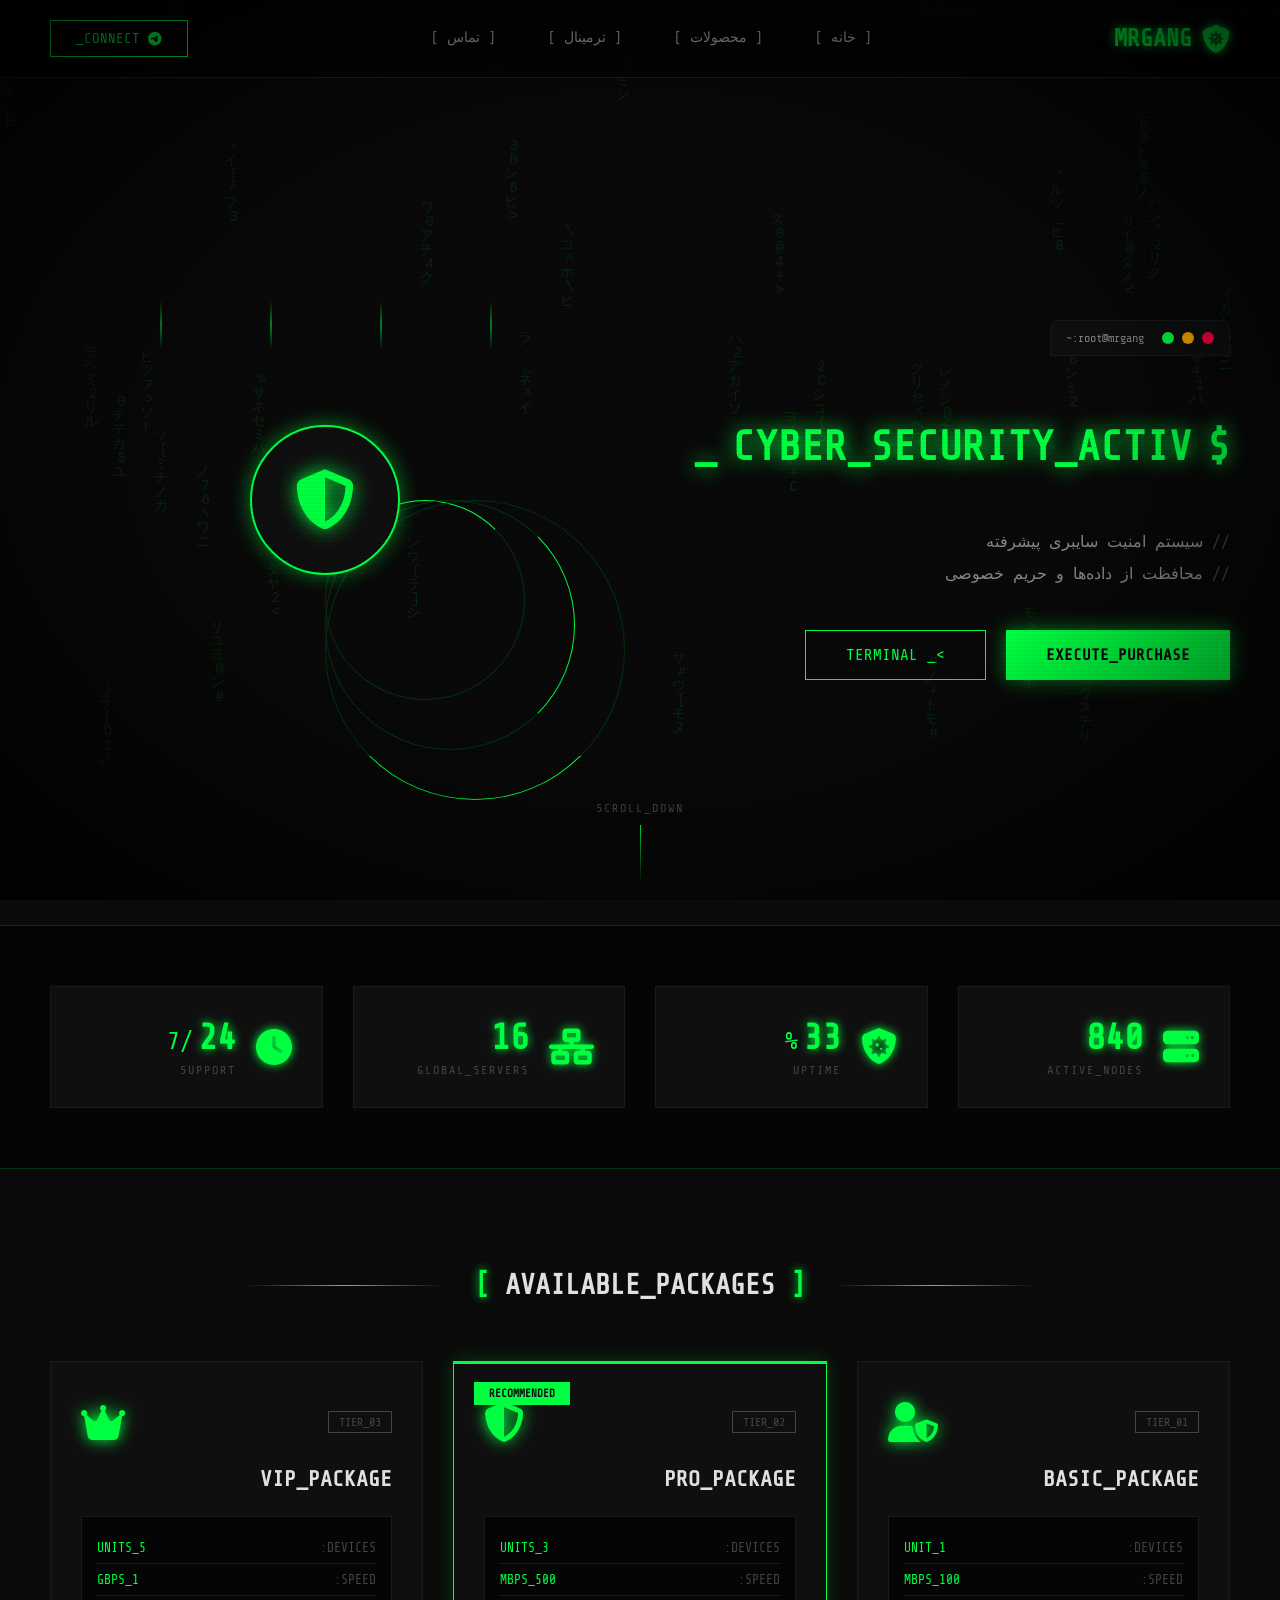
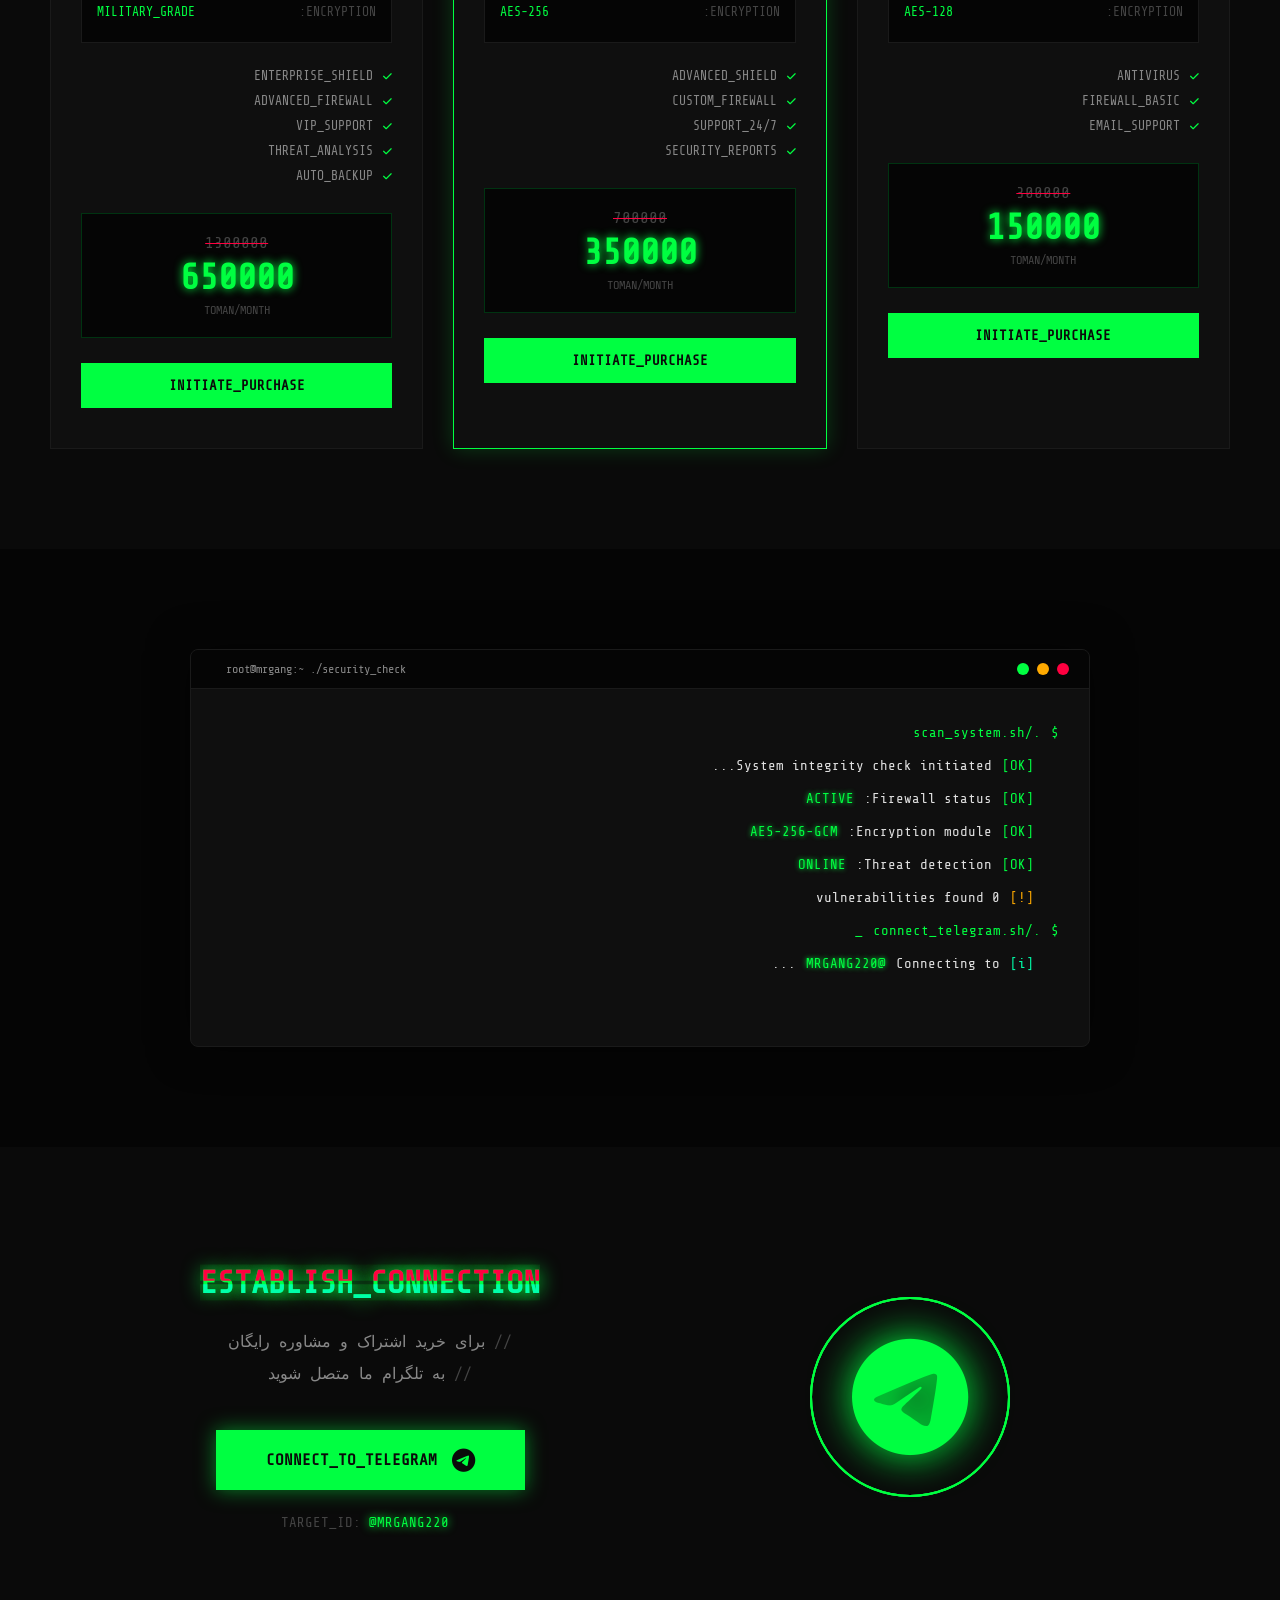
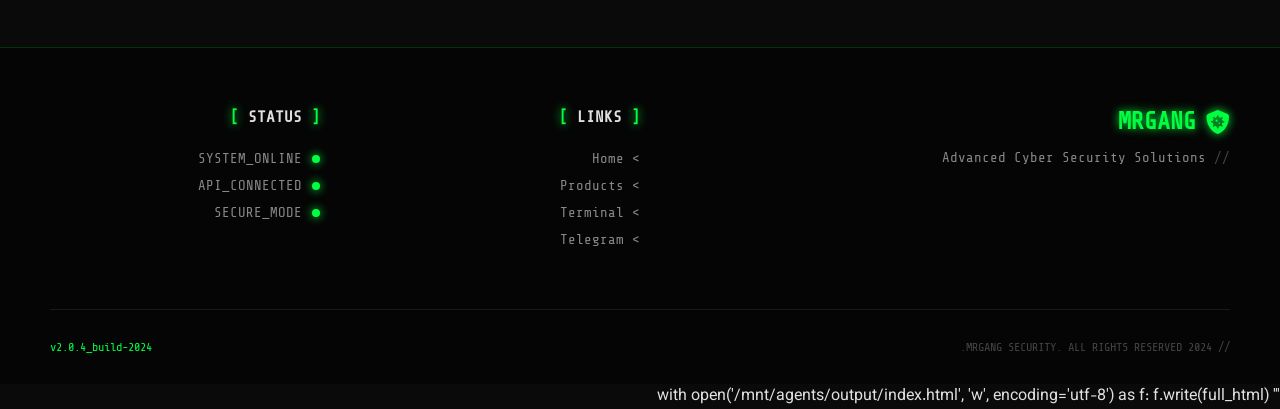
<file: index.html>
# یه فایل کامل index.html با همه چی داخلش

full_html = '''<!DOCTYPE html>
<html lang="fa" dir="rtl">
<head>
    <meta charset="UTF-8">
    <meta name="viewport" content="width=device-width, initial-scale=1.0">
    <title>MRGANG // CYBER SECURITY</title>
    <link href="https://fonts.googleapis.com/css2?family=Vazirmatn:wght@300;400;500;700;900&family=Share+Tech+Mono&display=swap" rel="stylesheet">
    <link rel="stylesheet" href="https://cdnjs.cloudflare.com/ajax/libs/font-awesome/6.4.0/css/all.min.css">
    <style>
        :root {
            --neon-green: #00ff41;
            --neon-green-dim: #00cc33;
            --neon-green-dark: #003311;
            --neon-cyan: #00ffaa;
            --dark-bg: #0a0a0a;
            --darker-bg: #050505;
            --card-bg: #0f0f0f;
            --card-border: #1a1a1a;
            --text-primary: #e0e0e0;
            --text-secondary: #888888;
            --text-dim: #444444;
            --error-red: #ff0040;
            --warning-yellow: #ffaa00;
        }

        * { margin: 0; padding: 0; box-sizing: border-box; }

        body {
            font-family: 'Vazirmatn', 'Share Tech Mono', sans-serif;
            background: var(--dark-bg);
            color: var(--text-primary);
            overflow-x: hidden;
            cursor: crosshair;
        }

        /* Scrollbar */
        ::-webkit-scrollbar { width: 6px; }
        ::-webkit-scrollbar-track { background: var(--dark-bg); }
        ::-webkit-scrollbar-thumb { background: var(--neon-green); border-radius: 3px; }

        /* Animations */
        @keyframes float {
            0%, 100% { transform: translateY(0px); }
            50% { transform: translateY(-15px); }
        }
        @keyframes pulse-glow {
            0%, 100% { box-shadow: 0 0 10px rgba(0, 255, 65, 0.5); }
            50% { box-shadow: 0 0 30px rgba(0, 255, 65, 0.8); }
        }
        @keyframes cursor-blink {
            0%, 100% { opacity: 1; }
            50% { opacity: 0; }
        }
        @keyframes glitch-anim {
            0% { transform: translate(0); }
            20% { transform: translate(-2px, 2px); }
            40% { transform: translate(-2px, -2px); }
            60% { transform: translate(2px, 2px); }
            80% { transform: translate(2px, -2px); }
            100% { transform: translate(0); }
        }
        @keyframes orbit {
            from { transform: translate(-50%, -50%) rotate(0deg); }
            to { transform: translate(-50%, -50%) rotate(360deg); }
        }
        @keyframes data-stream {
            0% { transform: translateY(-100%); opacity: 0; }
            10% { opacity: 1; }
            90% { opacity: 1; }
            100% { transform: translateY(100vh); opacity: 0; }
        }
        @keyframes pulse-ring {
            0% { transform: scale(0.8); opacity: 1; }
            100% { transform: scale(2); opacity: 0; }
        }
        @keyframes typing {
            from { width: 0; }
            to { width: 100%; }
        }
        @keyframes scanline {
            0% { transform: translateY(-100%); }
            100% { transform: translateY(100vh); }
        }

        /* Matrix Canvas */
        #matrixCanvas {
            position: fixed;
            top: 0; left: 0;
            width: 100%; height: 100%;
            z-index: 0;
            opacity: 0.12;
        }

        /* Scanlines */
        .scanlines {
            position: fixed;
            top: 0; left: 0;
            width: 100%; height: 100%;
            background: linear-gradient(to bottom, transparent 50%, rgba(0,0,0,0.1) 50%);
            background-size: 100% 4px;
            pointer-events: none;
            z-index: 9998;
            opacity: 0.3;
        }

        /* Vignette */
        .vignette {
            position: fixed;
            top: 0; left: 0;
            width: 100%; height: 100%;
            background: radial-gradient(ellipse at center, transparent 50%, rgba(0,0,0,0.8) 100%);
            pointer-events: none;
            z-index: 9997;
        }

        /* Cursor Trail */
        .cursor-trail {
            position: fixed;
            width: 4px; height: 4px;
            background: var(--neon-green);
            border-radius: 50%;
            pointer-events: none;
            z-index: 9999;
            box-shadow: 0 0 10px var(--neon-green), 0 0 20px var(--neon-green);
            transition: opacity 0.5s ease;
        }

        /* Glitch Overlay */
        .glitch-overlay {
            position: fixed;
            top: 0; left: 0;
            width: 100%; height: 100%;
            pointer-events: none;
            z-index: 9996;
            opacity: 0;
            background: rgba(0, 255, 65, 0.03);
            transition: opacity 0.1s;
        }
        .glitch-overlay.active {
            opacity: 1;
            animation: glitch-flash 0.2s ease-out;
        }
        @keyframes glitch-flash {
            0%, 100% { opacity: 0; }
            50% { opacity: 1; }
        }

        /* Navbar */
        .cyber-nav {
            position: fixed;
            top: 0;
            width: 100%;
            padding: 20px 50px;
            display: flex;
            justify-content: space-between;
            align-items: center;
            z-index: 1000;
            background: rgba(5, 5, 5, 0.9);
            backdrop-filter: blur(10px);
            border-bottom: 1px solid var(--neon-green-dark);
            transition: all 0.3s ease;
        }
        .cyber-nav.scrolled {
            padding: 15px 50px;
            background: rgba(5, 5, 5, 0.98);
        }
        .nav-glitch {
            font-family: 'Share Tech Mono', monospace;
            font-size: 24px;
            font-weight: 700;
            color: var(--neon-green);
            text-shadow: 0 0 10px var(--neon-green);
            display: flex;
            align-items: center;
            gap: 10px;
            position: relative;
        }
        .nav-glitch i { font-size: 28px; }
        .nav-links {
            display: flex;
            gap: 30px;
            list-style: none;
        }
        .cyber-link {
            font-family: 'Share Tech Mono', monospace;
            color: var(--text-secondary);
            text-decoration: none;
            font-size: 14px;
            transition: all 0.3s ease;
            padding: 5px 10px;
            border: 1px solid transparent;
        }
        .cyber-link:hover {
            color: var(--neon-green);
            border-color: var(--neon-green);
            box-shadow: 0 0 10px rgba(0, 255, 65, 0.5);
            text-shadow: 0 0 10px var(--neon-green);
        }
        .cyber-btn {
            padding: 10px 25px;
            background: transparent;
            border: 1px solid var(--neon-green);
            color: var(--neon-green);
            font-family: 'Share Tech Mono', monospace;
            font-size: 14px;
            cursor: pointer;
            transition: all 0.3s ease;
            text-decoration: none;
            display: inline-flex;
            align-items: center;
            gap: 8px;
        }
        .cyber-btn:hover {
            background: var(--neon-green);
            color: var(--dark-bg);
            box-shadow: 0 0 20px rgba(0, 255, 65, 0.5);
        }
        .mobile-toggle {
            display: none;
            background: none;
            border: 1px solid var(--neon-green);
            color: var(--neon-green);
            padding: 10px;
            cursor: pointer;
            font-size: 18px;
        }

        /* Hero */
        .cyber-hero {
            min-height: 100vh;
            display: flex;
            align-items: center;
            justify-content: center;
            padding: 150px 50px 100px;
            position: relative;
            z-index: 2;
        }
        .hero-grid {
            display: grid;
            grid-template-columns: 1fr 1fr;
            gap: 80px;
            max-width: 1400px;
            width: 100%;
            align-items: center;
        }
        .terminal-header {
            display: flex;
            align-items: center;
            gap: 8px;
            margin-bottom: 30px;
            padding: 10px 15px;
            background: var(--card-bg);
            border: 1px solid var(--card-border);
            border-radius: 8px 8px 0 0;
            width: fit-content;
        }
        .terminal-dot {
            width: 12px; height: 12px;
            border-radius: 50%;
        }
        .terminal-dot.red { background: var(--error-red); }
        .terminal-dot.yellow { background: var(--warning-yellow); }
        .terminal-dot.green { background: var(--neon-green); }
        .terminal-title {
            font-family: 'Share Tech Mono', monospace;
            font-size: 12px;
            color: var(--text-secondary);
            margin-right: 10px;
        }
        .typing-container {
            font-family: 'Share Tech Mono', monospace;
            font-size: 42px;
            font-weight: 700;
            color: var(--neon-green);
            text-shadow: 0 0 20px var(--neon-green);
            margin-bottom: 20px;
            display: flex;
            align-items: center;
            gap: 15px;
            min-height: 120px;
        }
        .prompt { color: var(--neon-green); }
        .cursor-blink {
            color: var(--neon-green);
            animation: cursor-blink 1s infinite;
        }
        .hero-desc {
            font-family: 'Share Tech Mono', monospace;
            font-size: 16px;
            color: var(--text-secondary);
            line-height: 2;
            margin-bottom: 40px;
        }
        .comment { color: var(--text-dim); }
        .hero-actions {
            display: flex;
            gap: 20px;
        }
        .cyber-btn-primary {
            padding: 15px 40px;
            background: var(--neon-green);
            border: none;
            color: var(--dark-bg);
            font-family: 'Share Tech Mono', monospace;
            font-size: 16px;
            font-weight: 700;
            cursor: pointer;
            transition: all 0.3s ease;
            text-decoration: none;
            display: inline-flex;
            align-items: center;
            box-shadow: 0 0 20px rgba(0, 255, 65, 0.5);
        }
        .cyber-btn-primary:hover {
            transform: translateY(-3px);
            box-shadow: 0 0 30px rgba(0, 255, 65, 0.8);
        }
        .cyber-btn-secondary {
            padding: 15px 40px;
            background: transparent;
            border: 1px solid var(--neon-green);
            color: var(--neon-green);
            font-family: 'Share Tech Mono', monospace;
            font-size: 16px;
            cursor: pointer;
            transition: all 0.3s ease;
            text-decoration: none;
            display: inline-flex;
            align-items: center;
        }
        .cyber-btn-secondary:hover {
            background: rgba(0, 255, 65, 0.1);
            box-shadow: 0 0 20px rgba(0, 255, 65, 0.5);
        }

        /* Hero Visual */
        .hero-visual {
            position: relative;
            display: flex;
            justify-content: center;
            align-items: center;
            height: 400px;
        }
        .cyber-circle {
            position: relative;
            width: 250px; height: 250px;
        }
        .circle-inner {
            position: absolute;
            top: 50%; left: 50%;
            transform: translate(-50%, -50%);
            width: 150px; height: 150px;
            background: var(--card-bg);
            border: 2px solid var(--neon-green);
            border-radius: 50%;
            display: flex;
            align-items: center;
            justify-content: center;
            font-size: 60px;
            color: var(--neon-green);
            text-shadow: 0 0 20px var(--neon-green);
            box-shadow: 0 0 20px rgba(0, 255, 65, 0.5);
            z-index: 10;
        }
        .orbit {
            position: absolute;
            top: 50%; left: 50%;
            border: 1px solid var(--neon-green-dark);
            border-radius: 50%;
        }
        .orbit-1 {
            width: 200px; height: 200px;
            animation: orbit 10s linear infinite;
            border-top-color: var(--neon-green);
        }
        .orbit-2 {
            width: 250px; height: 250px;
            animation: orbit 15s linear infinite reverse;
            border-right-color: var(--neon-green);
        }
        .orbit-3 {
            width: 300px; height: 300px;
            animation: orbit 20s linear infinite;
            border-bottom-color: var(--neon-green);
        }
        .data-streams {
            position: absolute;
            top: 0; left: 0;
            width: 100%; height: 100%;
            pointer-events: none;
        }
        .stream {
            position: absolute;
            width: 2px; height: 50px;
            background: linear-gradient(to bottom, transparent, var(--neon-green), transparent);
            animation: data-stream 3s linear infinite;
            opacity: 0.5;
        }
        .stream:nth-child(1) { left: 20%; animation-delay: 0s; }
        .stream:nth-child(2) { left: 40%; animation-delay: 1s; }
        .stream:nth-child(3) { left: 60%; animation-delay: 2s; }
        .stream:nth-child(4) { left: 80%; animation-delay: 3s; }

        .scroll-indicator {
            position: absolute;
            bottom: 40px;
            left: 50%;
            transform: translateX(-50%);
            display: flex;
            flex-direction: column;
            align-items: center;
            gap: 10px;
        }
        .scroll-text {
            font-family: 'Share Tech Mono', monospace;
            font-size: 12px;
            color: var(--text-dim);
            letter-spacing: 2px;
        }
        .scroll-line {
            width: 1px; height: 60px;
            background: linear-gradient(to bottom, var(--neon-green), transparent);
            animation: pulse-glow 2s infinite;
        }

        /* Status Bar */
        .status-bar {
            padding: 60px 50px;
            background: var(--darker-bg);
            border-top: 1px solid var(--neon-green-dark);
            border-bottom: 1px solid var(--neon-green-dark);
            position: relative;
            z-index: 2;
        }
        .status-grid {
            display: grid;
            grid-template-columns: repeat(4, 1fr);
            gap: 30px;
            max-width: 1200px;
            margin: 0 auto;
        }
        .status-item {
            display: flex;
            align-items: center;
            gap: 20px;
            padding: 30px;
            background: var(--card-bg);
            border: 1px solid var(--card-border);
            transition: all 0.3s ease;
        }
        .status-item:hover {
            border-color: var(--neon-green);
            box-shadow: 0 0 20px rgba(0, 255, 65, 0.5);
            transform: translateY(-5px);
        }
        .status-icon {
            font-size: 36px;
            color: var(--neon-green);
            text-shadow: 0 0 10px var(--neon-green);
        }
        .status-data {
            display: flex;
            flex-wrap: wrap;
            align-items: baseline;
            gap: 5px;
        }
        .status-value {
            font-family: 'Share Tech Mono', monospace;
            font-size: 36px;
            font-weight: 700;
            color: var(--neon-green);
            text-shadow: 0 0 10px var(--neon-green);
        }
        .status-suffix {
            font-family: 'Share Tech Mono', monospace;
            font-size: 24px;
            color: var(--neon-green);
        }
        .status-label {
            width: 100%;
            font-family: 'Share Tech Mono', monospace;
            font-size: 12px;
            color: var(--text-dim);
            letter-spacing: 2px;
        }

        /* Products */
        .cyber-products {
            padding: 100px 50px;
            position: relative;
            z-index: 2;
        }
        .section-header {
            display: flex;
            align-items: center;
            justify-content: center;
            gap: 30px;
            margin-bottom: 60px;
        }
        .section-line {
            flex: 1;
            height: 1px;
            background: linear-gradient(to right, transparent, var(--neon-green), transparent);
            max-width: 200px;
        }
        .section-title {
            font-family: 'Share Tech Mono', monospace;
            font-size: 28px;
            font-weight: 700;
            display: flex;
            align-items: center;
            gap: 15px;
            white-space: nowrap;
        }
        .bracket {
            color: var(--neon-green);
            text-shadow: 0 0 10px var(--neon-green);
        }
        .title-text { color: var(--text-primary); }

        .products-grid {
            display: grid;
            grid-template-columns: repeat(3, 1fr);
            gap: 30px;
            max-width: 1200px;
            margin: 0 auto;
        }
        .cyber-card {
            background: var(--card-bg);
            border: 1px solid var(--card-border);
            padding: 40px 30px;
            position: relative;
            overflow: hidden;
            transition: all 0.4s ease;
        }
        .cyber-card::before {
            content: '';
            position: absolute;
            top: 0; left: 0;
            width: 100%; height: 2px;
            background: var(--neon-green);
            transform: scaleX(0);
            transition: transform 0.4s ease;
        }
        .cyber-card:hover::before { transform: scaleX(1); }
        .cyber-card:hover {
            border-color: var(--neon-green);
            box-shadow: 0 0 20px rgba(0, 255, 65, 0.5);
            transform: translateY(-10px);
        }
        .cyber-card.featured {
            border-color: var(--neon-green);
            box-shadow: 0 0 20px rgba(0, 255, 65, 0.2);
        }
        .cyber-card.featured::before { transform: scaleX(1); }

        .featured-badge {
            position: absolute;
            top: 20px; left: 20px;
            padding: 5px 15px;
            background: var(--neon-green);
            color: var(--dark-bg);
            font-family: 'Share Tech Mono', monospace;
            font-size: 11px;
            font-weight: 700;
            z-index: 10;
        }
        .card-header {
            display: flex;
            justify-content: space-between;
            align-items: center;
            margin-bottom: 25px;
        }
        .tier-badge {
            font-family: 'Share Tech Mono', monospace;
            font-size: 12px;
            color: var(--text-dim);
            border: 1px solid var(--text-dim);
            padding: 3px 10px;
        }
        .card-header i {
            font-size: 40px;
            color: var(--neon-green);
            text-shadow: 0 0 15px var(--neon-green);
        }
        .card-title {
            font-family: 'Share Tech Mono', monospace;
            font-size: 22px;
            font-weight: 700;
            color: var(--text-primary);
            margin-bottom: 25px;
        }
        .card-specs {
            margin-bottom: 25px;
            padding: 15px;
            background: var(--darker-bg);
            border: 1px solid var(--card-border);
        }
        .spec-item {
            display: flex;
            justify-content: space-between;
            padding: 8px 0;
            border-bottom: 1px solid var(--card-border);
            font-family: 'Share Tech Mono', monospace;
            font-size: 13px;
        }
        .spec-item:last-child { border-bottom: none; }
        .spec-key { color: var(--text-dim); }
        .spec-value { color: var(--neon-green); }
        .card-features {
            display: flex;
            flex-direction: column;
            gap: 10px;
            margin-bottom: 30px;
        }
        .feature-tag {
            display: flex;
            align-items: center;
            gap: 10px;
            font-family: 'Share Tech Mono', monospace;
            font-size: 13px;
            color: var(--text-secondary);
        }
        .feature-tag i {
            color: var(--neon-green);
            font-size: 10px;
        }
        .card-price {
            margin-bottom: 25px;
            padding: 20px;
            background: var(--darker-bg);
            border: 1px solid var(--neon-green-dark);
            text-align: center;
        }
        .price-old {
            display: block;
            font-family: 'Share Tech Mono', monospace;
            font-size: 16px;
            color: var(--text-dim);
            text-decoration: line-through;
            text-decoration-color: var(--error-red);
            margin-bottom: 5px;
        }
        .price-current {
            font-family: 'Share Tech Mono', monospace;
            font-size: 36px;
            font-weight: 700;
            color: var(--neon-green);
            text-shadow: 0 0 10px var(--neon-green);
        }
        .price-unit {
            display: block;
            font-family: 'Share Tech Mono', monospace;
            font-size: 12px;
            color: var(--text-dim);
            margin-top: 5px;
        }
        .cyber-purchase-btn {
            display: block;
            width: 100%;
            padding: 15px;
            background: var(--neon-green);
            border: none;
            color: var(--dark-bg);
            font-family: 'Share Tech Mono', monospace;
            font-size: 14px;
            font-weight: 700;
            cursor: pointer;
            text-decoration: none;
            text-align: center;
            transition: all 0.3s ease;
        }
        .cyber-purchase-btn:hover {
            box-shadow: 0 0 30px rgba(0, 255, 65, 0.6);
            transform: scale(1.02);
        }

        /* Terminal Section */
        .terminal-section {
            padding: 100px 50px;
            background: var(--darker-bg);
            position: relative;
            z-index: 2;
        }
        .terminal-window {
            max-width: 900px;
            margin: 0 auto;
            background: var(--card-bg);
            border: 1px solid var(--card-border);
            border-radius: 8px;
            overflow: hidden;
            box-shadow: 0 0 40px rgba(0, 0, 0, 0.5);
        }
        .terminal-bar {
            display: flex;
            align-items: center;
            gap: 8px;
            padding: 12px 20px;
            background: var(--darker-bg);
            border-bottom: 1px solid var(--card-border);
        }
        .terminal-btn {
            width: 12px; height: 12px;
            border-radius: 50%;
        }
        .terminal-btn.close { background: var(--error-red); }
        .terminal-btn.minimize { background: var(--warning-yellow); }
        .terminal-btn.maximize { background: var(--neon-green); }
        .terminal-title-bar {
            font-family: 'Share Tech Mono', monospace;
            font-size: 12px;
            color: var(--text-secondary);
            margin-right: auto;
            margin-left: 15px;
        }
        .terminal-body {
            padding: 30px;
            font-family: 'Share Tech Mono', monospace;
            font-size: 14px;
            line-height: 2;
        }
        .terminal-line {
            display: flex;
            align-items: center;
            gap: 10px;
            margin-bottom: 5px;
        }
        .terminal-line.output { padding-right: 25px; }
        .command { color: var(--neon-green); }
        .success { color: var(--neon-green); }
        .warning { color: var(--warning-yellow); }
        .info { color: var(--neon-cyan); }
        .highlight {
            color: var(--neon-green);
            text-shadow: 0 0 5px var(--neon-green);
        }

        /* Contact */
        .cyber-contact {
            padding: 100px 50px;
            position: relative;
            z-index: 2;
            overflow: hidden;
        }
        .contact-grid {
            display: grid;
            grid-template-columns: 1fr 1fr;
            gap: 80px;
            max-width: 1000px;
            margin: 0 auto;
            align-items: center;
        }
        .contact-visual {
            position: relative;
            display: flex;
            justify-content: center;
            align-items: center;
            height: 300px;
        }
        .contact-visual i {
            font-size: 120px;
            color: var(--neon-green);
            text-shadow: 0 0 40px var(--neon-green);
            z-index: 10;
            position: relative;
        }
        .pulse-ring {
            position: absolute;
            width: 200px; height: 200px;
            border: 2px solid var(--neon-green);
            border-radius: 50%;
            animation: pulse-ring 2s ease-out infinite;
        }
        .pulse-ring:nth-child(2) { animation-delay: 0.5s; }
        .pulse-ring:nth-child(3) { animation-delay: 1s; }
        .contact-content { text-align: center; }
        .contact-title {
            font-family: 'Share Tech Mono', monospace;
            font-size: 32px;
            font-weight: 700;
            margin-bottom: 25px;
        }
        .glitch-text {
            position: relative;
            color: var(--neon-green);
            text-shadow: 0 0 20px var(--neon-green);
        }
        .glitch-text::before,
        .glitch-text::after {
            content: attr(data-text);
            position: absolute;
            top: 0; left: 0;
            width: 100%; height: 100%;
        }
        .glitch-text::before {
            animation: glitch-anim 2s infinite linear alternate-reverse;
            color: var(--error-red);
            clip-path: polygon(0 0, 100% 0, 100% 45%, 0 45%);
        }
        .glitch-text::after {
            animation: glitch-anim 3s infinite linear alternate-reverse;
            color: var(--neon-cyan);
            clip-path: polygon(0 55%, 100% 55%, 100% 100%, 0 100%);
        }
        .contact-desc {
            font-family: 'Share Tech Mono', monospace;
            font-size: 16px;
            color: var(--text-secondary);
            line-height: 2;
            margin-bottom: 40px;
        }
        .cyber-connect-btn {
            display: inline-flex;
            align-items: center;
            gap: 15px;
            padding: 18px 50px;
            background: var(--neon-green);
            border: none;
            color: var(--dark-bg);
            font-family: 'Share Tech Mono', monospace;
            font-size: 16px;
            font-weight: 700;
            cursor: pointer;
            text-decoration: none;
            transition: all 0.3s ease;
            box-shadow: 0 0 20px rgba(0, 255, 65, 0.5);
        }
        .cyber-connect-btn:hover {
            transform: translateY(-3px);
            box-shadow: 0 0 40px rgba(0, 255, 65, 0.8);
        }
        .cyber-connect-btn i { font-size: 24px; }
        .contact-id {
            margin-top: 25px;
            font-family: 'Share Tech Mono', monospace;
            font-size: 14px;
        }
        .id-label { color: var(--text-dim); }
        .id-value {
            color: var(--neon-green);
            text-shadow: 0 0 10px var(--neon-green);
            margin-right: 10px;
        }

        /* Footer */
        .cyber-footer {
            padding: 60px 50px 30px;
            background: var(--darker-bg);
            border-top: 1px solid var(--neon-green-dark);
            position: relative;
            z-index: 2;
        }
        .footer-grid {
            display: grid;
            grid-template-columns: 2fr 1fr 1fr;
            gap: 50px;
            max-width: 1200px;
            margin: 0 auto 50px;
        }
        .brand-glitch {
            font-family: 'Share Tech Mono', monospace;
            font-size: 24px;
            font-weight: 700;
            color: var(--neon-green);
            text-shadow: 0 0 10px var(--neon-green);
            display: flex;
            align-items: center;
            gap: 10px;
            margin-bottom: 15px;
        }
        .footer-desc {
            font-family: 'Share Tech Mono', monospace;
            font-size: 14px;
            color: var(--text-secondary);
        }
        .footer-links h4 {
            font-family: 'Share Tech Mono', monospace;
            font-size: 16px;
            font-weight: 700;
            color: var(--text-primary);
            margin-bottom: 25px;
        }
        .footer-links ul { list-style: none; }
        .footer-links li { margin-bottom: 12px; }
        .footer-link {
            font-family: 'Share Tech Mono', monospace;
            font-size: 14px;
            color: var(--text-secondary);
            text-decoration: none;
            transition: all 0.3s ease;
            display: flex;
            align-items: center;
            gap: 8px;
        }
        .footer-link:hover {
            color: var(--neon-green);
            text-shadow: 0 0 5px var(--neon-green);
            padding-right: 5px;
        }
        .footer-status h4 {
            font-family: 'Share Tech Mono', monospace;
            font-size: 16px;
            font-weight: 700;
            color: var(--text-primary);
            margin-bottom: 25px;
        }
        .status-row {
            display: flex;
            align-items: center;
            gap: 10px;
            margin-bottom: 12px;
            font-family: 'Share Tech Mono', monospace;
            font-size: 14px;
            color: var(--text-secondary);
        }
        .status-indicator {
            width: 8px; height: 8px;
            border-radius: 50%;
            background: var(--neon-green);
            box-shadow: 0 0 10px var(--neon-green);
            animation: pulse-glow 2s infinite;
        }
        .footer-bottom {
            max-width: 1200px;
            margin: 0 auto;
            padding-top: 30px;
            border-top: 1px solid var(--card-border);
            display: flex;
            justify-content: space-between;
            align-items: center;
            font-family: 'Share Tech Mono', monospace;
            font-size: 12px;
            color: var(--text-dim);
        }
        .footer-version { color: var(--neon-green); }

        /* Responsive */
        @media (max-width: 1024px) {
            .hero-grid, .contact-grid { grid-template-columns: 1fr; text-align: center; }
            .hero-visual { order: -1; }
            .hero-actions { justify-content: center; }
            .products-grid { grid-template-columns: repeat(2, 1fr); }
            .status-grid { grid-template-columns: repeat(2, 1fr); }
            .footer-grid { grid-template-columns: 1fr 1fr; }
        }
        @media (max-width: 768px) {
            .cyber-nav { padding: 15px 20px; }
            .nav-links {
                display: none;
                position: absolute;
                top: 100%; left: 0;
                width: 100%;
                background: var(--dark-bg);
                flex-direction: column;
                padding: 20px;
                border-bottom: 1px solid var(--neon-green-dark);
            }
            .nav-links.active { display: flex; }
            .mobile-toggle { display: block; }
            .cyber-hero { padding: 120px 20px 60px; }
            .typing-container { font-size: 24px; min-height: 80px; }
            .hero-actions { flex-direction: column; }
            .products-grid, .status-grid { grid-template-columns: 1fr; }
            .footer-grid { grid-template-columns: 1fr; text-align: center; }
            .footer-bottom { flex-direction: column; gap: 15px; text-align: center; }
        }

        /* Scroll Reveal */
        .reveal {
            opacity: 0;
            transform: translateY(30px);
            transition: all 0.6s ease;
        }
        .reveal.active {
            opacity: 1;
            transform: translateY(0);
        }
    </style>
</head>
<body>
    <canvas id="matrixCanvas"></canvas>
    <div class="scanlines"></div>
    <div class="vignette"></div>
    <div class="glitch-overlay" id="glitchOverlay"></div>

    <nav class="cyber-nav" id="navbar">
        <div class="nav-glitch" data-text="MRGANG">
            <i class="fas fa-shield-virus"></i>
            MRGANG
        </div>
        <ul class="nav-links">
            <li><a href="#home" class="cyber-link">[ خانه ]</a></li>
            <li><a href="#products" class="cyber-link">[ محصولات ]</a></li>
            <li><a href="#terminal" class="cyber-link">[ ترمینال ]</a></li>
            <li><a href="#telegram" class="cyber-link">[ تماس ]</a></li>
        </ul>
        <a href="https://t.me/MRGANG220" target="_blank" class="cyber-btn">
            <i class="fab fa-telegram"></i>
            CONNECT_
        </a>
        <button class="mobile-toggle" id="mobileToggle">
            <i class="fas fa-bars"></i>
        </button>
    </nav>

    <section class="cyber-hero" id="home">
        <div class="hero-grid">
            <div class="hero-content">
                <div class="terminal-header">
                    <span class="terminal-dot red"></span>
                    <span class="terminal-dot yellow"></span>
                    <span class="terminal-dot green"></span>
                    <span class="terminal-title">root@mrgang:~</span>
                </div>
                <div class="hero-text">
                    <div class="typing-container">
                        <span class="prompt">$</span>
                        <span class="typing-text" id="typingText"></span>
                        <span class="cursor-blink">_</span>
                    </div>
                    <p class="hero-desc">
                        <span class="comment">//</span> سیستم امنیت سایبری پیشرفته<br>
                        <span class="comment">//</span> محافظت از داده‌ها و حریم خصوصی
                    </p>
                    <div class="hero-actions">
                        <a href="#products" class="cyber-btn-primary">EXECUTE_PURCHASE</a>
                        <a href="#terminal" class="cyber-btn-secondary">>_ TERMINAL</a>
                    </div>
                </div>
            </div>
            <div class="hero-visual">
                <div class="cyber-circle">
                    <div class="circle-inner">
                        <i class="fas fa-shield-alt"></i>
                    </div>
                    <div class="orbit orbit-1"></div>
                    <div class="orbit orbit-2"></div>
                    <div class="orbit orbit-3"></div>
                </div>
                <div class="data-streams">
                    <div class="stream"></div>
                    <div class="stream"></div>
                    <div class="stream"></div>
                    <div class="stream"></div>
                </div>
            </div>
        </div>
        <div class="scroll-indicator">
            <span class="scroll-text">SCROLL_DOWN</span>
            <div class="scroll-line"></div>
        </div>
    </section>

    <section class="status-bar">
        <div class="status-grid">
            <div class="status-item">
                <div class="status-icon"><i class="fas fa-server"></i></div>
                <div class="status-data">
                    <span class="status-value" data-target="2500">0000</span>
                    <span class="status-label">ACTIVE_NODES</span>
                </div>
            </div>
            <div class="status-item">
                <div class="status-icon"><i class="fas fa-shield-virus"></i></div>
                <div class="status-data">
                    <span class="status-value" data-target="99">00</span>
                    <span class="status-suffix">%</span>
                    <span class="status-label">UPTIME</span>
                </div>
            </div>
            <div class="status-item">
                <div class="status-icon"><i class="fas fa-network-wired"></i></div>
                <div class="status-data">
                    <span class="status-value" data-target="50">00</span>
                    <span class="status-label">GLOBAL_SERVERS</span>
                </div>
            </div>
            <div class="status-item">
                <div class="status-icon"><i class="fas fa-clock"></i></div>
                <div class="status-data">
                    <span class="status-value">24</span>
                    <span class="status-suffix">/7</span>
                    <span class="status-label">SUPPORT</span>
                </div>
            </div>
        </div>
    </section>

    <section class="cyber-products" id="products">
        <div class="section-header">
            <div class="section-line"></div>
            <h2 class="section-title">
                <span class="bracket">[</span>
                <span class="title-text">AVAILABLE_PACKAGES</span>
                <span class="bracket">]</span>
            </h2>
            <div class="section-line"></div>
        </div>
        <div class="products-grid">
            <div class="cyber-card" data-tier="1">
                <div class="card-header">
                    <span class="tier-badge">TIER_01</span>
                    <i class="fas fa-user-shield"></i>
                </div>
                <h3 class="card-title">BASIC_PACKAGE</h3>
                <div class="card-specs">
                    <div class="spec-item">
                        <span class="spec-key">DEVICES:</span>
                        <span class="spec-value">1_UNIT</span>
                    </div>
                    <div class="spec-item">
                        <span class="spec-key">SPEED:</span>
                        <span class="spec-value">100_MBPS</span>
                    </div>
                    <div class="spec-item">
                        <span class="spec-key">ENCRYPTION:</span>
                        <span class="spec-value">AES-128</span>
                    </div>
                </div>
                <div class="card-features">
                    <div class="feature-tag"><i class="fas fa-check"></i> ANTIVIRUS</div>
                    <div class="feature-tag"><i class="fas fa-check"></i> FIREWALL_BASIC</div>
                    <div class="feature-tag"><i class="fas fa-check"></i> EMAIL_SUPPORT</div>
                </div>
                <div class="card-price">
                    <span class="price-old">300000</span>
                    <span class="price-current">150000</span>
                    <span class="price-unit">TOMAN/MONTH</span>
                </div>
                <a href="https://t.me/MRGANG220" target="_blank" class="cyber-purchase-btn">INITIATE_PURCHASE</a>
            </div>

            <div class="cyber-card featured" data-tier="2">
                <div class="featured-badge">RECOMMENDED</div>
                <div class="card-header">
                    <span class="tier-badge">TIER_02</span>
                    <i class="fas fa-shield-alt"></i>
                </div>
                <h3 class="card-title">PRO_PACKAGE</h3>
                <div class="card-specs">
                    <div class="spec-item">
                        <span class="spec-key">DEVICES:</span>
                        <span class="spec-value">3_UNITS</span>
                    </div>
                    <div class="spec-item">
                        <span class="spec-key">SPEED:</span>
                        <span class="spec-value">500_MBPS</span>
                    </div>
                    <div class="spec-item">
                        <span class="spec-key">ENCRYPTION:</span>
                        <span class="spec-value">AES-256</span>
                    </div>
                </div>
                <div class="card-features">
                    <div class="feature-tag"><i class="fas fa-check"></i> ADVANCED_SHIELD</div>
                    <div class="feature-tag"><i class="fas fa-check"></i> CUSTOM_FIREWALL</div>
                    <div class="feature-tag"><i class="fas fa-check"></i> 24/7_SUPPORT</div>
                    <div class="feature-tag"><i class="fas fa-check"></i> SECURITY_REPORTS</div>
                </div>
                <div class="card-price">
                    <span class="price-old">700000</span>
                    <span class="price-current">350000</span>
                    <span class="price-unit">TOMAN/MONTH</span>
                </div>
                <a href="https://t.me/MRGANG220" target="_blank" class="cyber-purchase-btn">INITIATE_PURCHASE</a>
            </div>

            <div class="cyber-card" data-tier="3">
                <div class="card-header">
                    <span class="tier-badge">TIER_03</span>
                    <i class="fas fa-crown"></i>
                </div>
                <h3 class="card-title">VIP_PACKAGE</h3>
                <div class="card-specs">
                    <div class="spec-item">
                        <span class="spec-key">DEVICES:</span>
                        <span class="spec-value">5_UNITS</span>
                    </div>
                    <div class="spec-item">
                        <span class="spec-key">SPEED:</span>
                        <span class="spec-value">1_GBPS</span>
                    </div>
                    <div class="spec-item">
                        <span class="spec-key">ENCRYPTION:</span>
                        <span class="spec-value">MILITARY_GRADE</span>
                    </div>
                </div>
                <div class="card-features">
                    <div class="feature-tag"><i class="fas fa-check"></i> ENTERPRISE_SHIELD</div>
                    <div class="feature-tag"><i class="fas fa-check"></i> ADVANCED_FIREWALL</div>
                    <div class="feature-tag"><i class="fas fa-check"></i> VIP_SUPPORT</div>
                    <div class="feature-tag"><i class="fas fa-check"></i> THREAT_ANALYSIS</div>
                    <div class="feature-tag"><i class="fas fa-check"></i> AUTO_BACKUP</div>
                </div>
                <div class="card-price">
                    <span class="price-old">1300000</span>
                    <span class="price-current">650000</span>
                    <span class="price-unit">TOMAN/MONTH</span>
                </div>
                <a href="https://t.me/MRGANG220" target="_blank" class="cyber-purchase-btn">INITIATE_PURCHASE</a>
            </div>
        </div>
    </section>

    <section class="terminal-section" id="terminal">
        <div class="terminal-window">
            <div class="terminal-bar">
                <span class="terminal-btn close"></span>
                <span class="terminal-btn minimize"></span>
                <span class="terminal-btn maximize"></span>
                <span class="terminal-title-bar">root@mrgang:~ ./security_check</span>
            </div>
            <div class="terminal-body">
                <div class="terminal-line">
                    <span class="prompt">$</span>
                    <span class="command">./scan_system.sh</span>
                </div>
                <div class="terminal-line output">
                    <span class="success">[OK]</span> System integrity check initiated...
                </div>
                <div class="terminal-line output">
                    <span class="success">[OK]</span> Firewall status: <span class="highlight">ACTIVE</span>
                </div>
                <div class="terminal-line output">
                    <span class="success">[OK]</span> Encryption module: <span class="highlight">AES-256-GCM</span>
                </div>
                <div class="terminal-line output">
                    <span class="success">[OK]</span> Threat detection: <span class="highlight">ONLINE</span>
                </div>
                <div class="terminal-line output">
                    <span class="warning">[!]</span> 0 vulnerabilities found
                </div>
                <div class="terminal-line">
                    <span class="prompt">$</span>
                    <span class="command">./connect_telegram.sh</span>
                    <span class="cursor-blink">_</span>
                </div>
                <div class="terminal-line output">
                    <span class="info">[i]</span> Connecting to <span class="highlight">@MRGANG220</span>...
                </div>
                <div class="terminal-line output">
                    <span class="success">[OK]</span> Connection established. Ready for secure communication.
                </div>
            </div>
        </div>
    </section>

    <section class="cyber-contact" id="telegram">
        <div class="contact-grid">
            <div class="contact-visual">
                <div class="pulse-ring"></div>
                <div class="pulse-ring"></div>
                <div class="pulse-ring"></div>
                <i class="fab fa-telegram"></i>
            </div>
            <div class="contact-content">
                <h2 class="contact-title">
                    <span class="glitch-text" data-text="ESTABLISH_CONNECTION">ESTABLISH_CONNECTION</span>
                </h2>
                <p class="contact-desc">
                    <span class="comment">//</span> برای خرید اشتراک و مشاوره رایگان<br>
                    <span class="comment">//</span> به تلگرام ما متصل شوید
                </p>
                <a href="https://t.me/MRGANG220" target="_blank" class="cyber-connect-btn">
                    <i class="fab fa-telegram"></i>
                    CONNECT_TO_TELEGRAM
                </a>
                <div class="contact-id">
                    <span class="id-label">TARGET_ID:</span>
                    <span class="id-value">@MRGANG220</span>
                </div>
            </div>
        </div>
    </section>

    <footer class="cyber-footer">
        <div class="footer-grid">
            <div class="footer-brand">
                <div class="brand-glitch">
                    <i class="fas fa-shield-virus"></i>
                    MRGANG
                </div>
                <p class="footer-desc">
                    <span class="comment">//</span> Advanced Cyber Security Solutions
                </p>
            </div>
            <div class="footer-links">
                <h4><span class="bracket">[</span> LINKS <span class="bracket">]</span></h4>
                <ul>
                    <li><a href="#home" class="footer-link">> Home</a></li>
                    <li><a href="#products" class="footer-link">> Products</a></li>
                    <li><a href="#terminal" class="footer-link">> Terminal</a></li>
                    <li><a href="https://t.me/MRGANG220" class="footer-link">> Telegram</a></li>
                </ul>
            </div>
            <div class="footer-status">
                <h4><span class="bracket">[</span> STATUS <span class="bracket">]</span></h4>
                <div class="status-row">
                    <span class="status-indicator"></span>
                    <span>SYSTEM_ONLINE</span>
                </div>
                <div class="status-row">
                    <span class="status-indicator"></span>
                    <span>API_CONNECTED</span>
                </div>
                <div class="status-row">
                    <span class="status-indicator"></span>
                    <span>SECURE_MODE</span>
                </div>
            </div>
        </div>
        <div class="footer-bottom">
            <span class="copyright">
                <span class="comment">//</span> 2024 MRGANG SECURITY. ALL RIGHTS RESERVED.
            </span>
            <span class="footer-version">v2.0.4_build-2024</span>
        </div>
    </footer>

    <script>
        // Matrix Rain
        (function() {
            const canvas = document.getElementById('matrixCanvas');
            if (!canvas) return;
            const ctx = canvas.getContext('2d');
            canvas.width = window.innerWidth;
            canvas.height = window.innerHeight;
            
            const chars = 'アイウエオカキクケコサシスセソタチツテトナニヌネノハヒフヘホマミムメモヤユヨラリルレロワヲン0123456789ABCDEF<>/\\\\[]{}=+-_*&^%$#@!';
            const charArray = chars.split('');
            const fontSize = 14;
            const columns = canvas.width / fontSize;
            const drops = [];
            
            for (let i = 0; i < columns; i++) drops[i] = Math.random() * -100;
            
            function draw() {
                ctx.fillStyle = 'rgba(0, 0, 0, 0.05)';
                ctx.fillRect(0, 0, canvas.width, canvas.height);
                ctx.fillStyle = '#00ff41';
                ctx.font = fontSize + 'px monospace';
                
                for (let i = 0; i < drops.length; i++) {
                    const text = charArray[Math.floor(Math.random() * charArray.length)];
                    ctx.fillText(text, i * fontSize, drops[i] * fontSize);
                    if (drops[i] * fontSize > canvas.height && Math.random() > 0.975) drops[i] = 0;
                    drops[i]++;
                }
            }
            setInterval(draw, 35);
            window.addEventListener('resize', () => {
                canvas.width = window.innerWidth;
                canvas.height = window.innerHeight;
            });
        })();

        // Cursor Trail
        (function() {
            const trails = [];
            const maxTrails = 20;
            document.addEventListener('mousemove', (e) => {
                const trail = document.createElement('div');
                trail.className = 'cursor-trail';
                trail.style.left = e.clientX + 'px';
                trail.style.top = e.clientY + 'px';
                document.body.appendChild(trail);
                trails.push(trail);
                if (trails.length > maxTrails) {
                    const old = trails.shift();
                    old.remove();
                }
                setTimeout(() => {
                    trail.style.opacity = '0';
                    setTimeout(() => trail.remove(), 500);
                }, 100);
            });
        })();

        // Glitch Effect
        (function() {
            const overlay = document.getElementById('glitchOverlay');
            if (!overlay) return;
            document.querySelectorAll('.cyber-card, .cyber-btn, .cyber-link').forEach(el => {
                el.addEventListener('mouseenter', () => {
                    overlay.classList.add('active');
                    setTimeout(() => overlay.classList.remove('active'), 200);
                });
            });
        })();

        // Typing Effect
        (function() {
            const textElement = document.getElementById('typingText');
            if (!textElement) return;
            const texts = ['CYBER_SECURITY_ACTIVE', 'SYSTEM_PROTECTED', 'ENCRYPTION_ENABLED'];
            let textIndex = 0, charIndex = 0, isDeleting = false;
            function type() {
                const currentText = texts[textIndex];
                if (isDeleting) {
                    textElement.textContent = currentText.substring(0, charIndex - 1);
                    charIndex--;
                } else {
                    textElement.textContent = currentText.substring(0, charIndex + 1);
                    charIndex++;
                }
                let typeSpeed = isDeleting ? 50 : 100;
                if (!isDeleting && charIndex === currentText.length) {
                    typeSpeed = 2000;
                    isDeleting = true;
                } else if (isDeleting && charIndex === 0) {
                    isDeleting = false;
                    textIndex = (textIndex + 1) % texts.length;
                    typeSpeed = 500;
                }
                setTimeout(type, typeSpeed);
            }
            type();
        })();

        // Navbar Scroll
        (function() {
            const navbar = document.getElementById('navbar');
            if (!navbar) return;
            window.addEventListener('scroll', () => {
                navbar.classList.toggle('scrolled', window.scrollY > 50);
            });
        })();

        // Mobile Menu
        (function() {
            const toggle = document.getElementById('mobileToggle');
            const navLinks = document.querySelector('.nav-links');
            if (!toggle || !navLinks) return;
            toggle.addEventListener('click', () => navLinks.classList.toggle('active'));
        })();

        // Smooth Scroll
        document.querySelectorAll('a[href^="#"]').forEach(anchor => {
            anchor.addEventListener('click', function(e) {
                e.preventDefault();
                const target = document.querySelector(this.getAttribute('href'));
                if (target) target.scrollIntoView({ behavior: 'smooth', block: 'start' });
            });
        });

        // Number Counter
        (function() {
            const counters = document.querySelectorAll('.status-value[data-target]');
            const observer = new IntersectionObserver((entries) => {
                entries.forEach(entry => {
                    if (entry.isIntersecting) {
                        const counter = entry.target;
                        const target = parseInt(counter.getAttribute('data-target'));
                        const duration = 2000;
                        const increment = target / (duration / 16);
                        let current = 0;
                        const updateCounter = () => {
                            current += increment;
                            if (current < target) {
                                counter.textContent = Math.floor(current).toString().padStart(2, '0');
                                requestAnimationFrame(updateCounter);
                            } else {
                                counter.textContent = target.toString().padStart(2, '0');
                            }
                        };
                        updateCounter();
                        observer.unobserve(counter);
                    }
                });
            }, { threshold: 0.5 });
            counters.forEach(counter => observer.observe(counter));
        })();

        // Scroll Reveal
        (function() {
            const revealElements = document.querySelectorAll('.cyber-card, .status-item, .terminal-window');
            revealElements.forEach(el => el.classList.add('reveal'));
            const observer = new IntersectionObserver((entries) => {
                entries.forEach(entry => {
                    if (entry.isIntersecting) entry.target.classList.add('active');
                });
            }, { threshold: 0.1 });
            revealElements.forEach(el => observer.observe(el));
        })();

        // Random Glitch
        (function() {
            const glitchTexts = document.querySelectorAll('.glitch-text, .nav-glitch');
            setInterval(() => {
                const randomEl = glitchTexts[Math.floor(Math.random() * glitchTexts.length)];
                if (randomEl) {
                    randomEl.style.animation = 'glitch-anim 0.3s ease-out';
                    setTimeout(() => randomEl.style.animation = '', 300);
                }
            }, 5000);
        })();

        // Terminal Typing
        (function() {
            const terminalBody = document.querySelector('.terminal-body');
            if (!terminalBody) return;
            const lines = terminalBody.querySelectorAll('.terminal-line');
            lines.forEach((line, index) => {
                line.style.opacity = '0';
                setTimeout(() => {
                    line.style.transition = 'opacity 0.5s ease';
                    line.style.opacity = '1';
                }, index * 300);
            });
        })();

        // Mouse Parallax
        (function() {
            const orbits = document.querySelectorAll('.orbit');
            document.addEventListener('mousemove', (e) => {
                const x = (e.clientX / window.innerWidth - 0.5) * 20;
                const y = (e.clientY / window.innerHeight - 0.5) * 20;
                orbits.forEach((orbit, index) => {
                    const speed = (index + 1) * 0.5;
                    orbit.style.transform = `translate(-50%, -50%) translate(${x * speed}px, ${y * speed}px)`;
                });
            });
        })();
    </script>
</body>
</html>'''

with open('/mnt/agents/output/index.html', 'w', encoding='utf-8') as f:
    f.write(full_html)
</file>
